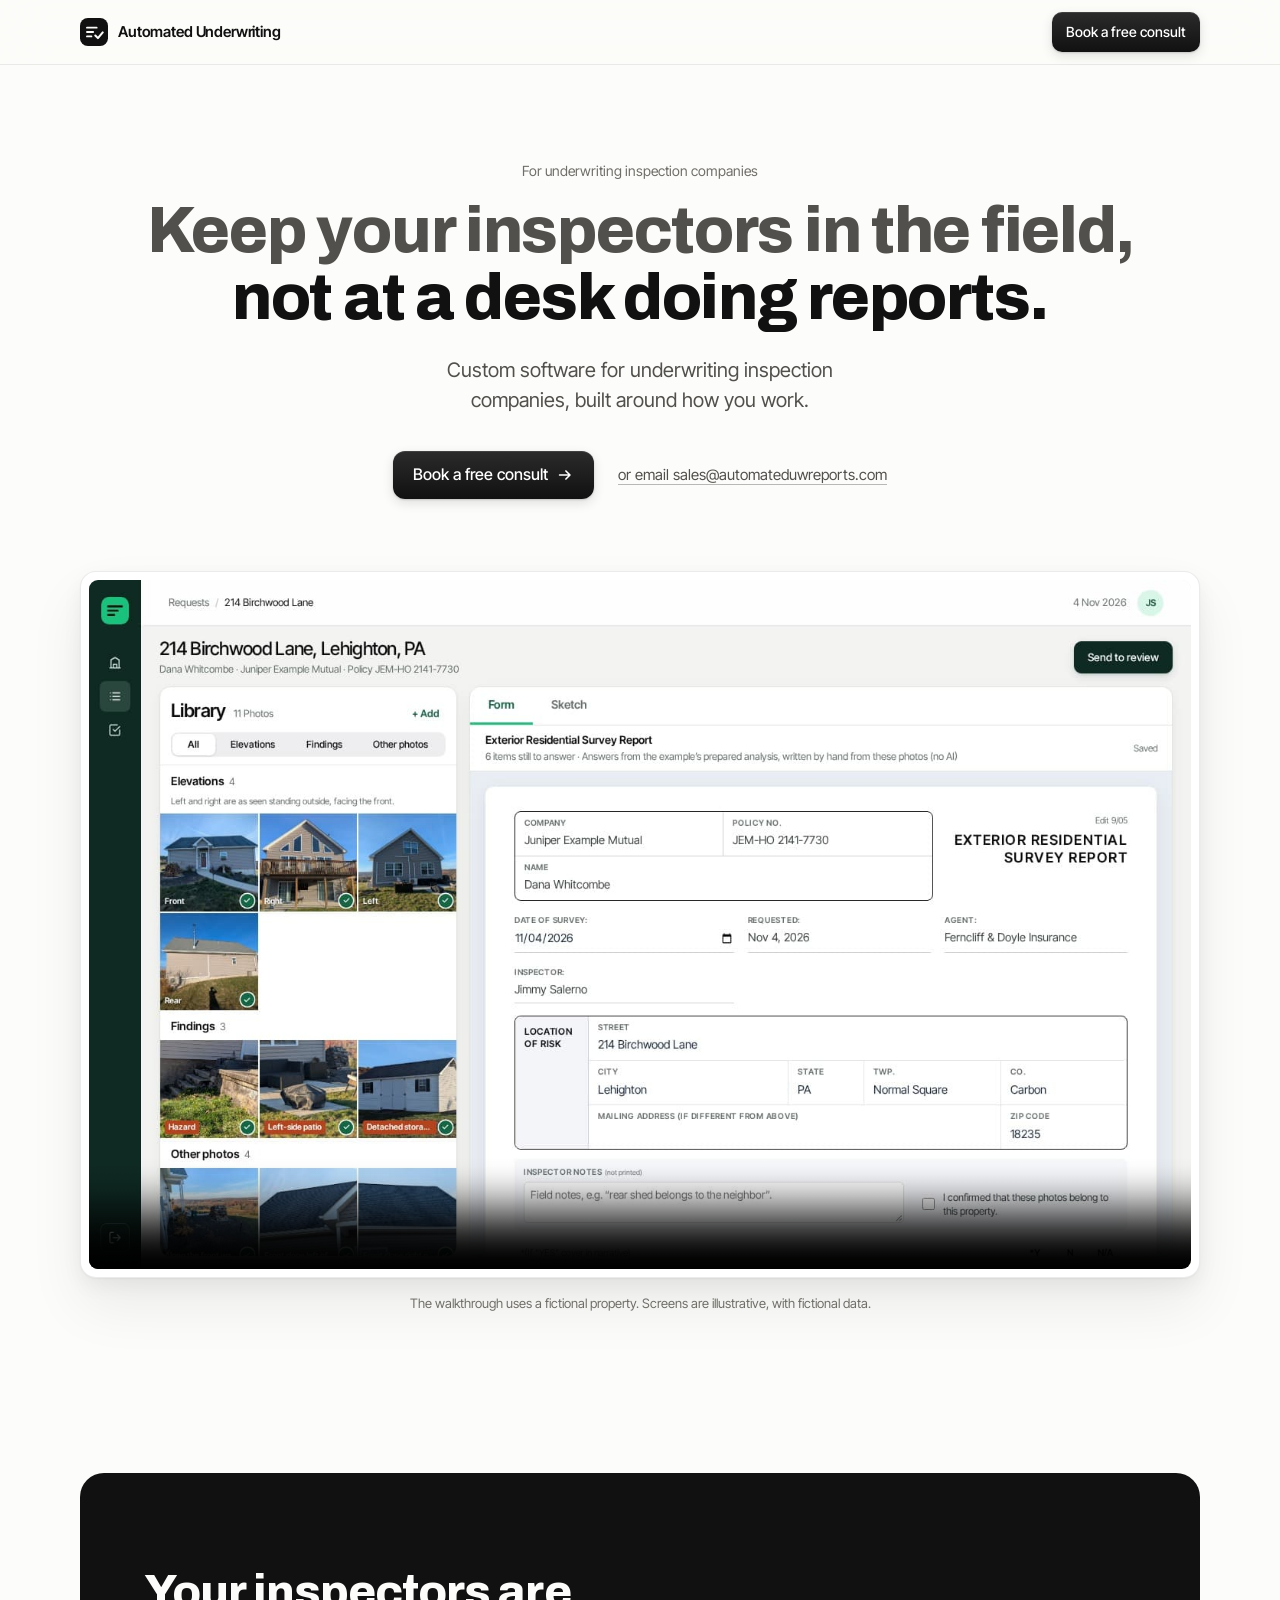
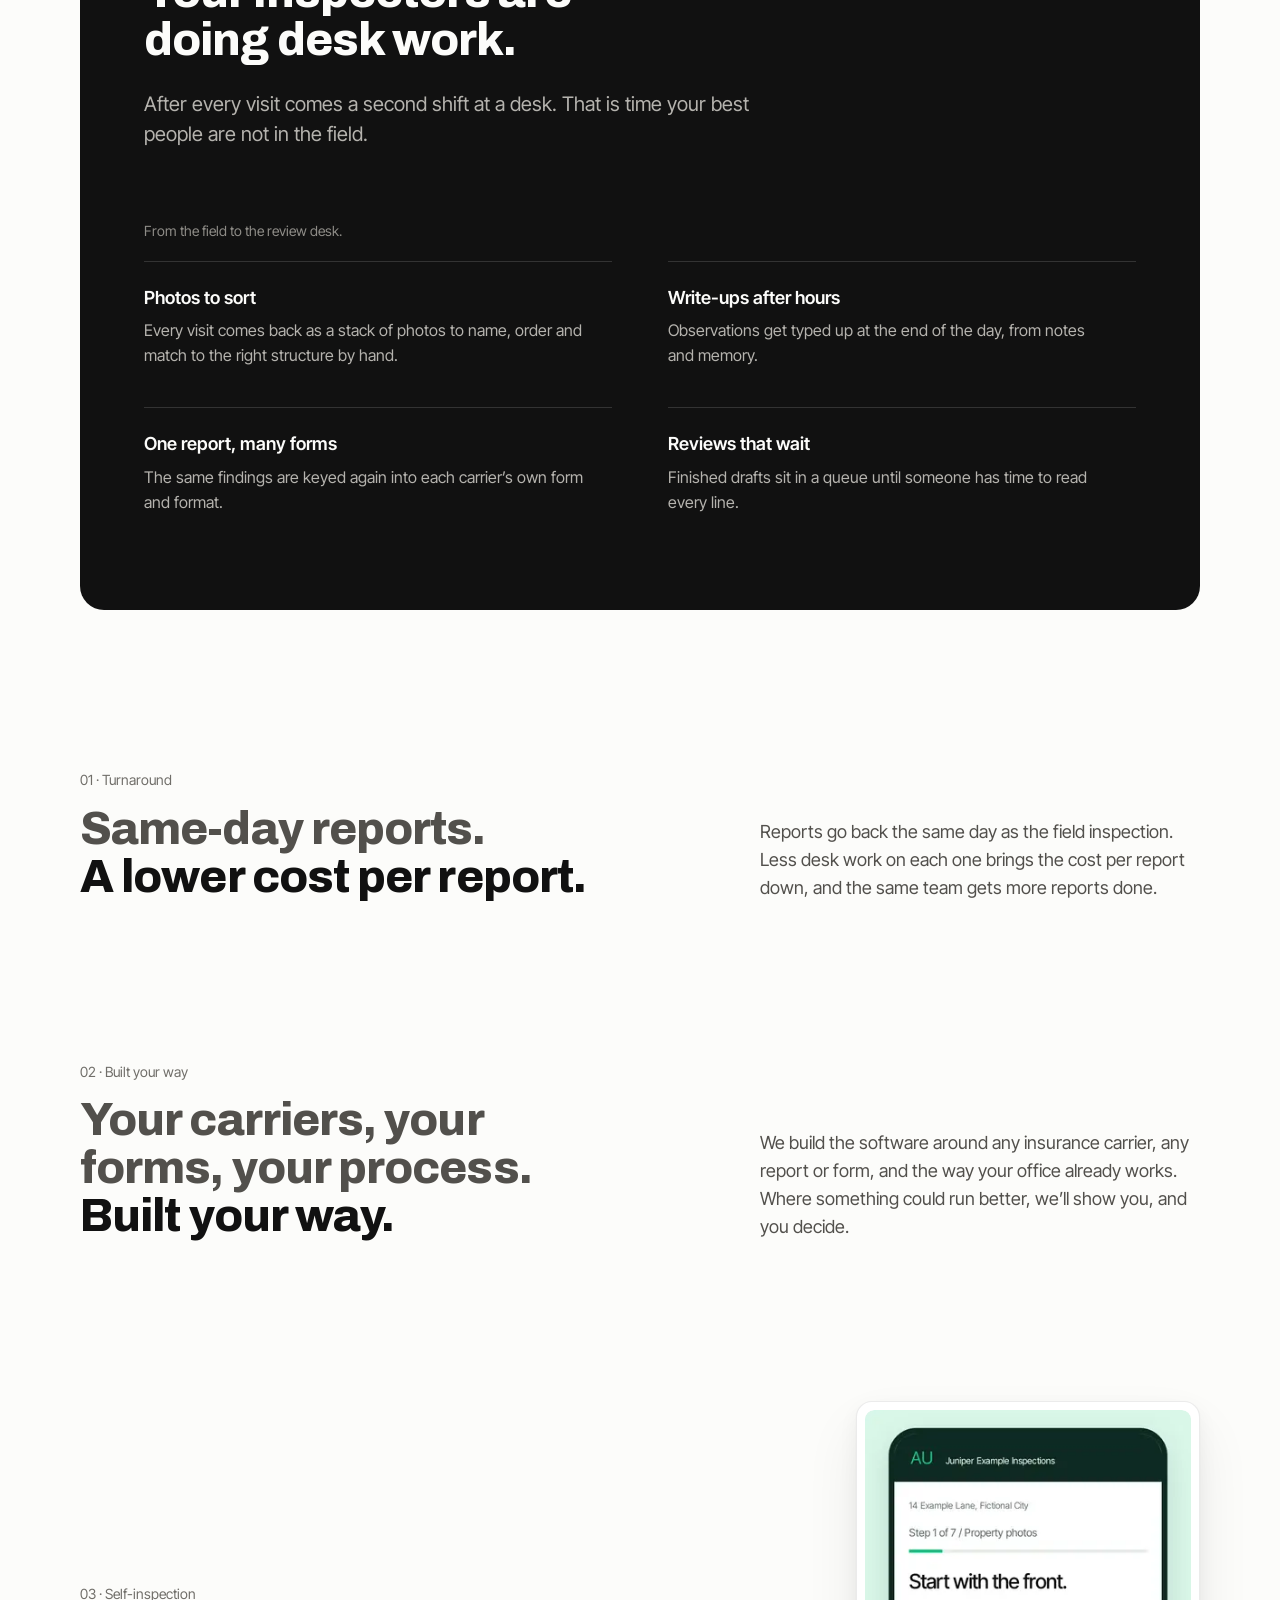
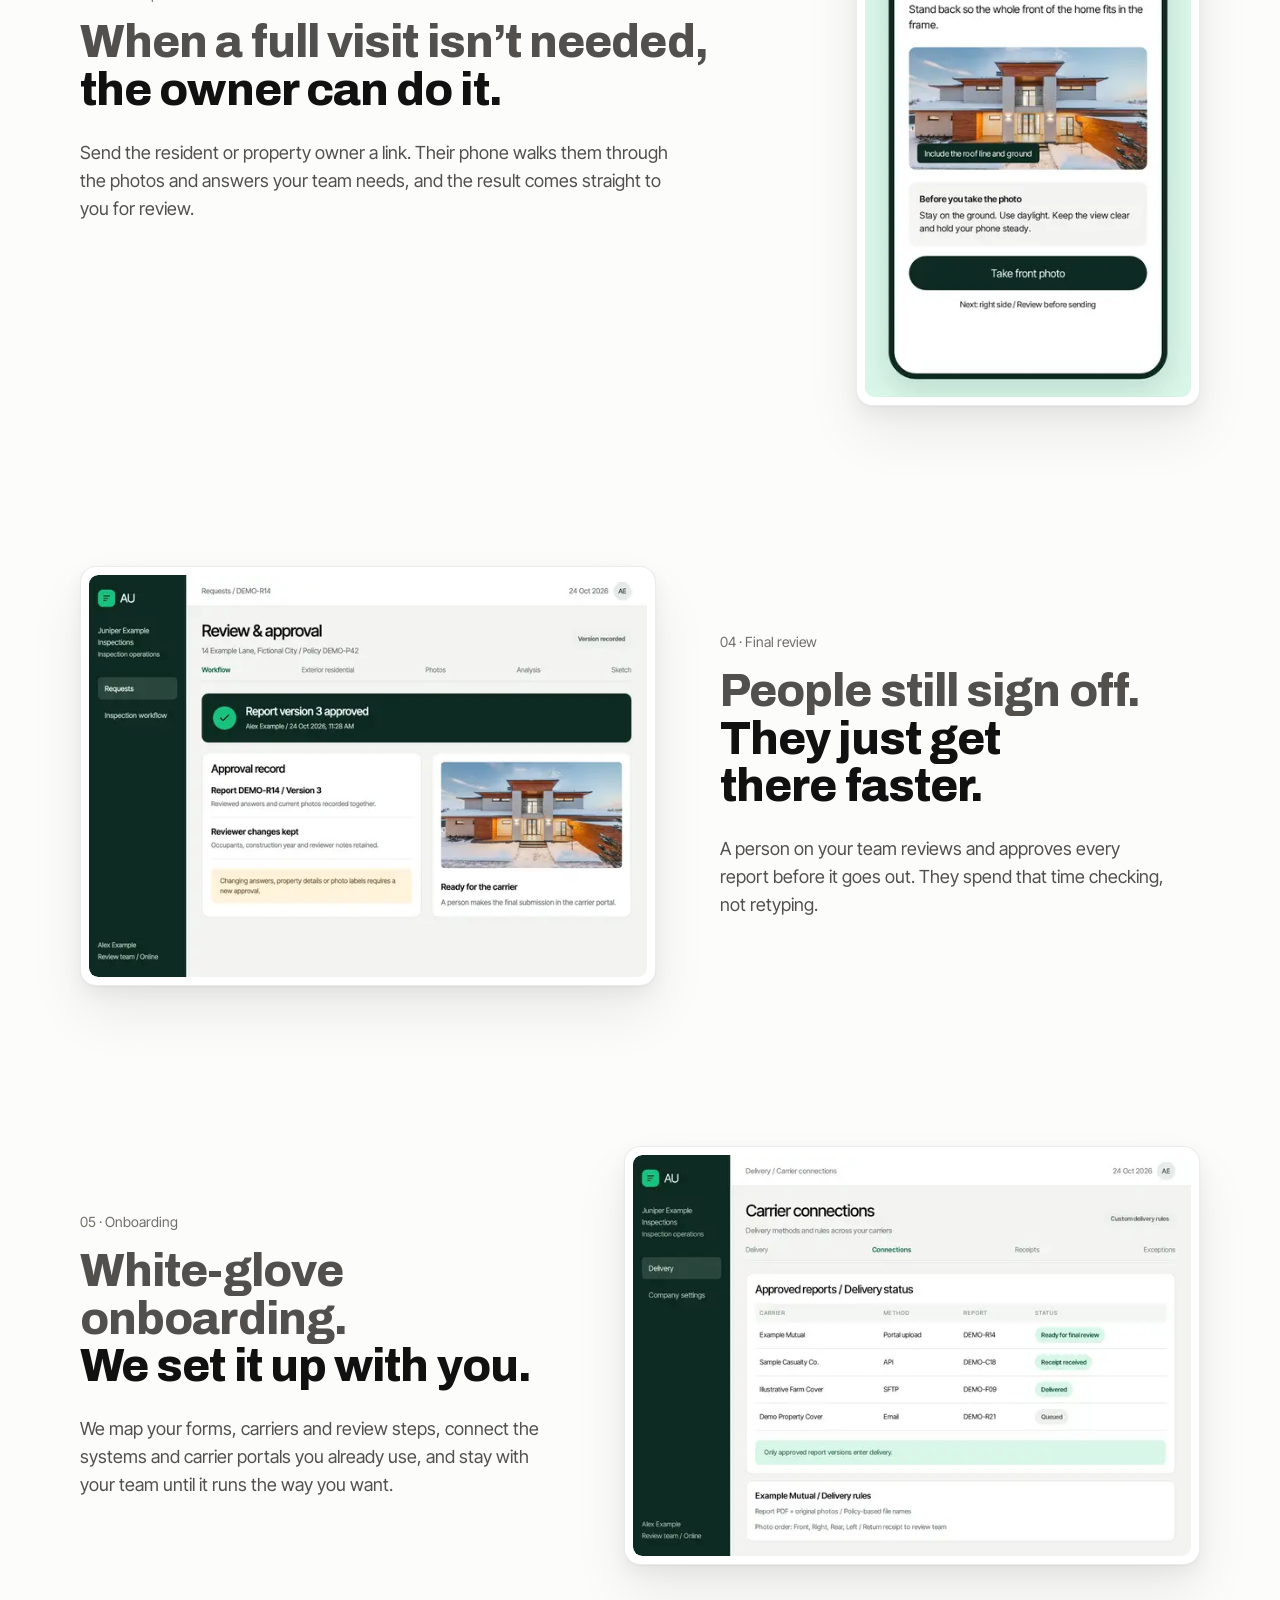
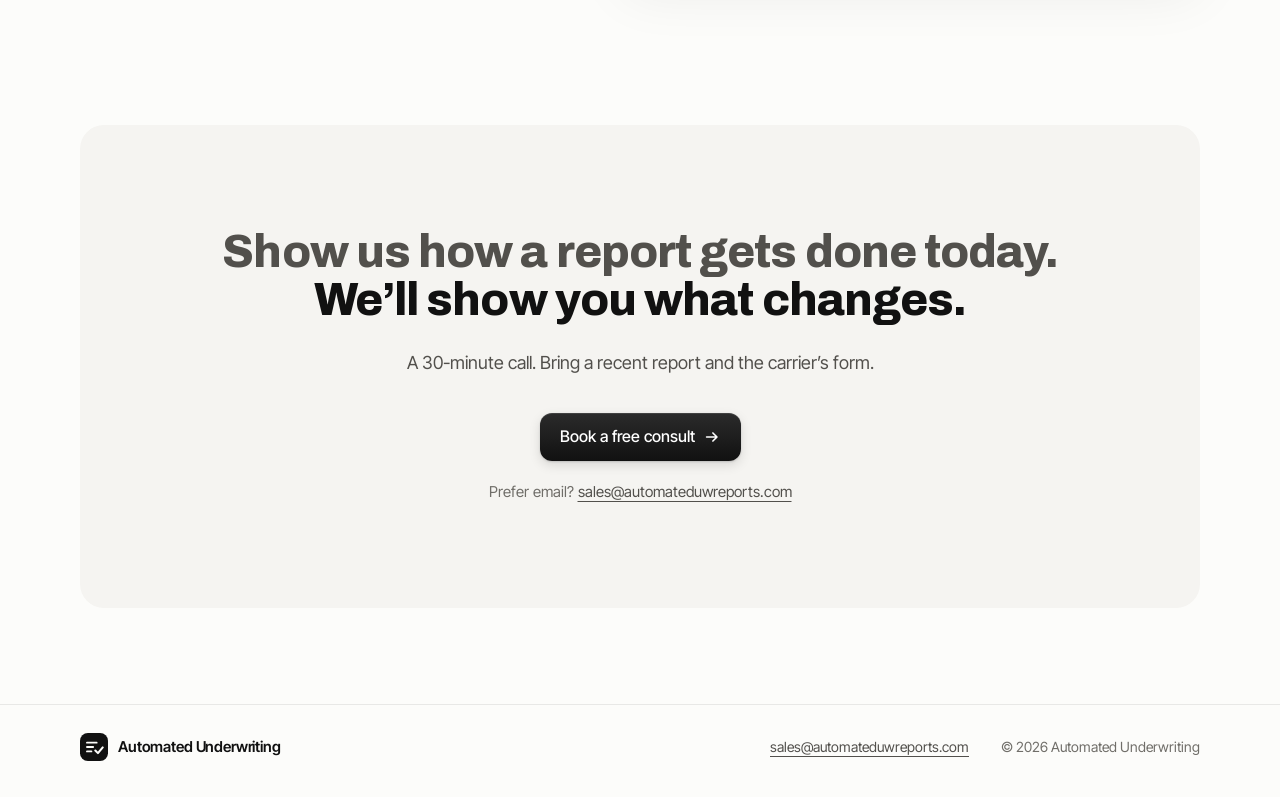
<file: index.html>
<!doctype html>
<html lang="en">
<head>
<meta charset="utf-8">
<meta name="viewport" content="width=device-width, initial-scale=1">
<title>Automated Underwriting | Custom software for underwriting inspection companies</title>
<meta name="description" content="Custom software for underwriting inspection companies. Keep inspectors in the field, get reports back the same day, and approve every one before it goes out.">
<meta property="og:title" content="Automated Underwriting | Custom software for underwriting inspection companies">
<meta property="og:description" content="Custom software for underwriting inspection companies. Keep inspectors in the field, get reports back the same day, and approve every one before it goes out.">
<meta property="og:type" content="website">
<meta property="og:url" content="https://automateduwreports.com/">
<meta name="theme-color" content="#FCFCFA">
<link rel="canonical" href="https://automateduwreports.com/">
<link rel="icon" href="favicon.svg" type="image/svg+xml">
<link rel="preload" href="assets/fonts/archivo-800-latin.woff2" as="font" type="font/woff2" crossorigin>
<link rel="preload" href="assets/fonts/inter-tight-latin.woff2" as="font" type="font/woff2" crossorigin>
<link rel="preload" href="assets/demo/walkthrough-poster.jpg" as="image" fetchpriority="high">
<style>@font-face{font-family:"Inter Tight";font-style:normal;font-weight:400 600;font-display:swap;src:url("assets/fonts/inter-tight-latin.woff2") format("woff2")}@font-face{font-family:"Archivo";font-style:normal;font-weight:800;font-display:swap;src:url("assets/fonts/archivo-800-latin.woff2") format("woff2")}:root{--aur-page:#FCFCFA;--aur-card:#FFFFFF;--aur-panel:#F5F4F1;--aur-ink:#111111;--aur-ink-2:#2B2B2B;--aur-text:#52504C;--aur-muted:#706E69;--aur-line:rgba(0,0,0,.08);--aur-on-ink:#FCFCFA;--aur-on-ink-text:#B5B3AE;--aur-on-ink-muted:#8E8C87;--aur-on-ink-line:rgba(255,255,255,.14);--aur-display:"Archivo","Helvetica Neue",Arial,sans-serif;--aur-font:"Inter Tight","Helvetica Neue",Arial,sans-serif;--aur-t-hero:clamp(2.5rem,3.4vw + 1.4rem,4rem);--aur-t-heading:clamp(2rem,2vw + 1.25rem,3rem);--aur-t-lead:clamp(1.125rem,.5vw + 1rem,1.25rem);--aur-t-small:.875rem;--aur-max:1120px;--aur-gutter:32px;--aur-section:160px;--aur-header:64px;--aur-r-small:10px;--aur-r-button:12px;--aur-r-card:16px;--aur-r-panel:24px;--aur-shadow-card:0 1px 2px rgba(17,17,17,.04),0 8px 20px rgba(17,17,17,.05),0 28px 56px rgba(17,17,17,.07);--aur-shadow-button:0 1px 2px rgba(17,17,17,.16),0 4px 12px rgba(17,17,17,.12),inset 0 1px 0 rgba(255,255,255,.1);--aur-focus:0 0 0 2px var(--aur-page),0 0 0 4px var(--aur-ink);}@media (max-width:767px){:root{--aur-gutter:24px;--aur-section:96px;--aur-header:60px;}}*,*::before,*::after{box-sizing:border-box;}html{-webkit-text-size-adjust:100%;scroll-padding-top:calc(var(--aur-header) + 16px);}body{margin:0;font-family:var(--aur-font);font-size:1rem;line-height:1.5;color:var(--aur-ink);background:var(--aur-page);-webkit-font-smoothing:antialiased;}img,svg{display:block;max-width:100%;}h1,h2,h3,p,ol,figure{margin:0;}a{color:inherit;}:focus-visible{outline:none;box-shadow:var(--aur-focus);border-radius:6px;}.wrap{width:100%;max-width:calc(var(--aur-max) + 2 * var(--aur-gutter));margin:0 auto;padding:0 var(--aur-gutter);}.skip{position:absolute;left:16px;top:-64px;z-index:100;padding:10px 16px;background:var(--aur-ink);color:#FFFFFF;border-radius:var(--aur-r-small);text-decoration:none;}.skip:focus{top:12px;}h1,h2{font-family:var(--aur-display);font-weight:800;line-height:1.05;letter-spacing:-.02em;color:var(--aur-ink);text-wrap:balance;}h1{font-size:var(--aur-t-hero);}h2{font-size:var(--aur-t-heading);}.headline{color:var(--aur-text);}.headline strong{display:block;color:var(--aur-ink);font-weight:inherit;}.eyebrow{font-family:var(--aur-font);font-size:var(--aur-t-small);font-weight:400;line-height:1.4;letter-spacing:0;color:var(--aur-muted);}.lead{font-size:var(--aur-t-lead);line-height:1.5;color:var(--aur-text);text-wrap:pretty;}.btn{display:inline-flex;align-items:center;justify-content:center;gap:8px;min-height:48px;padding:0 20px;border-radius:var(--aur-r-button);background:linear-gradient(180deg,var(--aur-ink-2),var(--aur-ink));color:#FFFFFF;font-size:1rem;font-weight:500;line-height:1.2;text-decoration:none;white-space:nowrap;box-shadow:var(--aur-shadow-button);transition:transform .2s ease,box-shadow .2s ease;}.btn:hover{transform:translateY(-1px);box-shadow:0 2px 4px rgba(17,17,17,.18),0 8px 20px rgba(17,17,17,.16),inset 0 1px 0 rgba(255,255,255,.1);}.btn:focus-visible{box-shadow:var(--aur-focus);border-radius:var(--aur-r-button);}.btn-arrow{width:18px;height:18px;transition:transform .2s ease;}.btn:hover .btn-arrow{transform:translateX(2px);}.btn-small{min-height:40px;padding:0 14px;border-radius:var(--aur-r-small);font-size:.875rem;}.site-header{position:sticky;top:0;z-index:50;background:rgba(252,252,250,.84);-webkit-backdrop-filter:saturate(1.8) blur(20px);backdrop-filter:saturate(1.8) blur(20px);border-bottom:1px solid var(--aur-line);}.site-header .wrap{display:flex;align-items:center;justify-content:space-between;gap:16px;height:var(--aur-header);}.brand{display:inline-flex;align-items:center;gap:10px;text-decoration:none;font-size:.9375rem;font-weight:600;line-height:1.15;letter-spacing:-.01em;color:var(--aur-ink);}.mark{width:28px;height:28px;flex:none;}.top{padding-top:96px;text-align:center;}.top .headline{max-width:17em;margin:16px auto 0;}.top .lead{max-width:34em;margin:24px auto 0;text-wrap:balance;}.actions{display:flex;flex-wrap:wrap;align-items:center;justify-content:center;gap:12px 24px;margin-top:36px;}.quiet-link{font-size:.9375rem;color:var(--aur-text);text-decoration-color:rgba(82,80,76,.4);text-underline-offset:4px;}.quiet-link:hover{color:var(--aur-ink);text-decoration-color:currentColor;}.frame{padding:8px;background:var(--aur-card);border:1px solid var(--aur-line);border-radius:var(--aur-r-card);box-shadow:var(--aur-shadow-card);}.frame-top{margin:72px auto 0;}.product-screen,.product-screen img{display:block;width:100%;height:auto;border-radius:9px;}.product-screen{overflow:hidden;}.demo-video{display:block;width:100%;height:auto;aspect-ratio:1440 / 900;border-radius:9px;background:var(--aur-panel);object-fit:contain;}.note{margin-top:16px;font-size:.8125rem;color:var(--aur-muted);}@media (max-width:767px){.top{padding-top:56px;}.frame{padding:5px;border-radius:12px;}.product-screen,.product-screen img,.demo-video{border-radius:7px;}.frame-top{margin-top:48px;}.actions{flex-direction:column;gap:16px;margin-top:32px;}}@media (max-width:480px){.site-header .brand span{width:min-content;}}@media (max-width:359px){.site-header .brand span{display:none;}}@media (prefers-reduced-motion:reduce){*,*::before,*::after{transition:none !important;}.btn:hover,.btn:hover .btn-arrow{transform:none;}}</style>
<link rel="stylesheet" href="styles.min.css" media="print" onload="this.media='all'">
<noscript><link rel="stylesheet" href="styles.min.css"></noscript>
</head>
<body>
<a class="skip" href="#main">Skip to content</a>
<header class="site-header">
  <div class="wrap">
    <a class="brand" href="/" aria-label="Automated Underwriting, home"><svg class="mark" viewBox="0 0 32 32" aria-hidden="true"><rect width="32" height="32" rx="9" fill="#111111"/><path d="M8 11h11M8 16h7M8 21h5" stroke="#FCFCFA" stroke-width="2.2" stroke-linecap="round"/><path d="m17.5 20 3 3 5.5-6.5" fill="none" stroke="#FCFCFA" stroke-width="2.4" stroke-linecap="round" stroke-linejoin="round"/></svg><span>Automated Underwriting</span></a>
    <a class="btn btn-small" data-primary-cta href="/book/">Book a free consult</a>
  </div>
</header>
<main id="main">
<section class="top" aria-labelledby="top-title"><div class="wrap">
  <p class="eyebrow">For underwriting inspection companies</p>
  <h1 id="top-title" class="headline">Keep your inspectors in the field, <strong>not at a desk doing reports.</strong></h1>
  <p class="lead">Custom software for underwriting inspection companies, built around how you work.</p>
  <div class="actions"><a class="btn" data-primary-cta href="/book/">Book a free consult<svg class="btn-arrow" viewBox="0 0 20 20" aria-hidden="true"><path d="M4 10h11m-4-4.5L15.5 10 11 14.5" fill="none" stroke="currentColor" stroke-width="1.8" stroke-linecap="round" stroke-linejoin="round"/></svg></a><a class="quiet-link" href="mailto:sales@automateduwreports.com">or email sales@automateduwreports.com</a></div>
  <figure class="frame frame-top"><video class="demo-video" src="assets/demo/walkthrough.mp4" poster="assets/demo/walkthrough-poster.jpg" width="1440" height="900" controls muted playsinline preload="none" aria-label="A walkthrough of the inspection app: the carrier’s request, the photos, the form, the sketch, review and approval, and the PDF report."></video></figure>
  <p class="note">The walkthrough uses a fictional property. Screens are illustrative, with fictional data.</p>
</div></section>

<section class="block" aria-labelledby="desk-title"><div class="wrap"><div class="panel-dark">
  <h2 id="desk-title">Your inspectors are doing desk work.</h2>
  <p class="lead">After every visit comes a second shift at a desk. That is time your best people are not in the field.</p>
  <h3 class="desk-sub">From the field to the review desk.</h3>
  <ul class="desk-list">
    <li><h4>Photos to sort</h4><p>Every visit comes back as a stack of photos to name, order and match to the right structure by hand.</p></li>
    <li><h4>Write-ups after hours</h4><p>Observations get typed up at the end of the day, from notes and memory.</p></li>
    <li><h4>One report, many forms</h4><p>The same findings are keyed again into each carrier’s own form and format.</p></li>
    <li><h4>Reviews that wait</h4><p>Finished drafts sit in a queue until someone has time to read every line.</p></li>
  </ul>
</div></div></section>

<section class="block" aria-labelledby="turnaround-title"><div class="wrap statement">
  <p class="eyebrow"><span aria-hidden="true">01 · </span>Turnaround</p>
  <h2 id="turnaround-title" class="headline">Same-day reports. <strong>A lower cost per report.</strong></h2>
  <p class="body">Reports go back the same day as the field inspection. Less desk work on each one brings the cost per report down, and the same team gets more reports done.</p>
</div></section>

<section class="block" aria-labelledby="your-way-title"><div class="wrap statement">
  <p class="eyebrow"><span aria-hidden="true">02 · </span>Built your way</p>
  <h2 id="your-way-title" class="headline">Your carriers, your forms, your process. <strong>Built your way.</strong></h2>
  <p class="body">We build the software around any insurance carrier, any report or form, and the way your office already works. Where something could run better, we’ll show you, and you decide.</p>
</div></section>

<section class="block" aria-labelledby="self-inspection-title"><div class="wrap feature feature-phone">
  <div class="feature-text">
    <p class="eyebrow"><span aria-hidden="true">03 · </span>Self-inspection</p>
    <h2 id="self-inspection-title" class="headline">When a full visit isn’t needed, <strong>the owner can do it.</strong></h2>
    <p class="body">Send the resident or property owner a link. Their phone walks them through the photos and answers your team needs, and the result comes straight to you for review.</p>
  </div>
  <figure class="frame frame-phone"><picture class="product-screen"><source type="image/webp" srcset="assets/self-inspection-360.webp 360w, assets/self-inspection-640.webp 640w, assets/self-inspection-800.webp 800w" sizes="(max-width: 391px) calc(100vw - 60px), (max-width: 767px) 332px, 326px"><img src="assets/self-inspection-640.png" srcset="assets/self-inspection-360.png 360w, assets/self-inspection-640.png 640w, assets/self-inspection-800.png 800w" sizes="(max-width: 391px) calc(100vw - 60px), (max-width: 767px) 332px, 326px" alt="A guided self-inspection on a resident’s phone, asking for a photo of the front of the home, with tips for taking it." width="400" height="720" loading="lazy" decoding="async"></picture></figure>
</div></section>

<section class="block" aria-labelledby="final-review-title"><div class="wrap feature feature-flip">
  <div class="feature-text">
    <p class="eyebrow"><span aria-hidden="true">04 · </span>Final review</p>
    <h2 id="final-review-title" class="headline">People still sign off. <strong>They just get there faster.</strong></h2>
    <p class="body">A person on your team reviews and approves every report before it goes out. They spend that time checking, not retyping.</p>
  </div>
  <figure class="frame"><picture class="product-screen"><source type="image/webp" srcset="assets/approval-360.webp 360w, assets/approval-640.webp 640w, assets/approval-800.webp 800w, assets/approval-1200.webp 1200w, assets/approval-1600.webp 1600w, assets/approval-2000.webp 2000w" sizes="(max-width: 767px) calc(100vw - 60px), (max-width: 1023px) calc(100vw - 82px), (max-width: 1183px) calc(54.55vw - 88px), 558px"><img src="assets/approval-640.png" srcset="assets/approval-360.png 360w, assets/approval-640.png 640w, assets/approval-800.png 800w, assets/approval-1200.png 1200w, assets/approval-1600.png 1600w, assets/approval-2000.png 2000w" sizes="(max-width: 767px) calc(100vw - 60px), (max-width: 1023px) calc(100vw - 82px), (max-width: 1183px) calc(54.55vw - 88px), 558px" alt="The review and approval screen for one inspection report: a reviewer’s recorded approval, the approval record and a photo of the house." width="1000" height="720" loading="lazy" decoding="async"></picture></figure>
</div></section>

<section class="block" aria-labelledby="onboarding-title"><div class="wrap feature">
  <div class="feature-text">
    <p class="eyebrow"><span aria-hidden="true">05 · </span>Onboarding</p>
    <h2 id="onboarding-title" class="headline">White-glove onboarding. <strong>We set it up with you.</strong></h2>
    <p class="body">We map your forms, carriers and review steps, connect the systems and carrier portals you already use, and stay with your team until it runs the way you want.</p>
  </div>
  <figure class="frame"><picture class="product-screen"><source type="image/webp" srcset="assets/integrations-360.webp 360w, assets/integrations-640.webp 640w, assets/integrations-800.webp 800w, assets/integrations-1200.webp 1200w, assets/integrations-1600.webp 1600w, assets/integrations-2000.webp 2000w" sizes="(max-width: 767px) calc(100vw - 60px), (max-width: 1023px) calc(100vw - 82px), (max-width: 1183px) calc(54.55vw - 88px), 558px"><img src="assets/integrations-640.png" srcset="assets/integrations-360.png 360w, assets/integrations-640.png 640w, assets/integrations-800.png 800w, assets/integrations-1200.png 1200w, assets/integrations-1600.png 1600w, assets/integrations-2000.png 2000w" sizes="(max-width: 767px) calc(100vw - 60px), (max-width: 1023px) calc(100vw - 82px), (max-width: 1183px) calc(54.55vw - 88px), 558px" alt="Carrier connections: how each carrier receives approved reports, by portal upload, API, SFTP or email, with each report’s delivery status." width="1000" height="720" loading="lazy" decoding="async"></picture></figure>
</div></section>

<section class="block close" aria-labelledby="close-title"><div class="wrap"><div class="panel">
  <h2 id="close-title" class="headline">Show us how a report gets done today. <strong>We’ll show you what changes.</strong></h2>
  <p class="body">A 30-minute call. Bring a recent report and the carrier’s form.</p>
  <a class="btn" data-primary-cta href="/book/">Book a free consult<svg class="btn-arrow" viewBox="0 0 20 20" aria-hidden="true"><path d="M4 10h11m-4-4.5L15.5 10 11 14.5" fill="none" stroke="currentColor" stroke-width="1.8" stroke-linecap="round" stroke-linejoin="round"/></svg></a>
  <p class="quiet-line">Prefer email? <a href="mailto:sales@automateduwreports.com">sales@automateduwreports.com</a></p>
</div></div></section>
</main>
<footer class="site-footer">
  <div class="wrap foot">
    <a class="brand" href="/" aria-label="Automated Underwriting, home"><svg class="mark" viewBox="0 0 32 32" aria-hidden="true"><rect width="32" height="32" rx="9" fill="#111111"/><path d="M8 11h11M8 16h7M8 21h5" stroke="#FCFCFA" stroke-width="2.2" stroke-linecap="round"/><path d="m17.5 20 3 3 5.5-6.5" fill="none" stroke="#FCFCFA" stroke-width="2.4" stroke-linecap="round" stroke-linejoin="round"/></svg><span>Automated Underwriting</span></a>
    <a href="mailto:sales@automateduwreports.com">sales@automateduwreports.com</a>
    <p class="copyright">© 2026 Automated Underwriting</p>
  </div>
</footer>
</body>
</html>
</file>
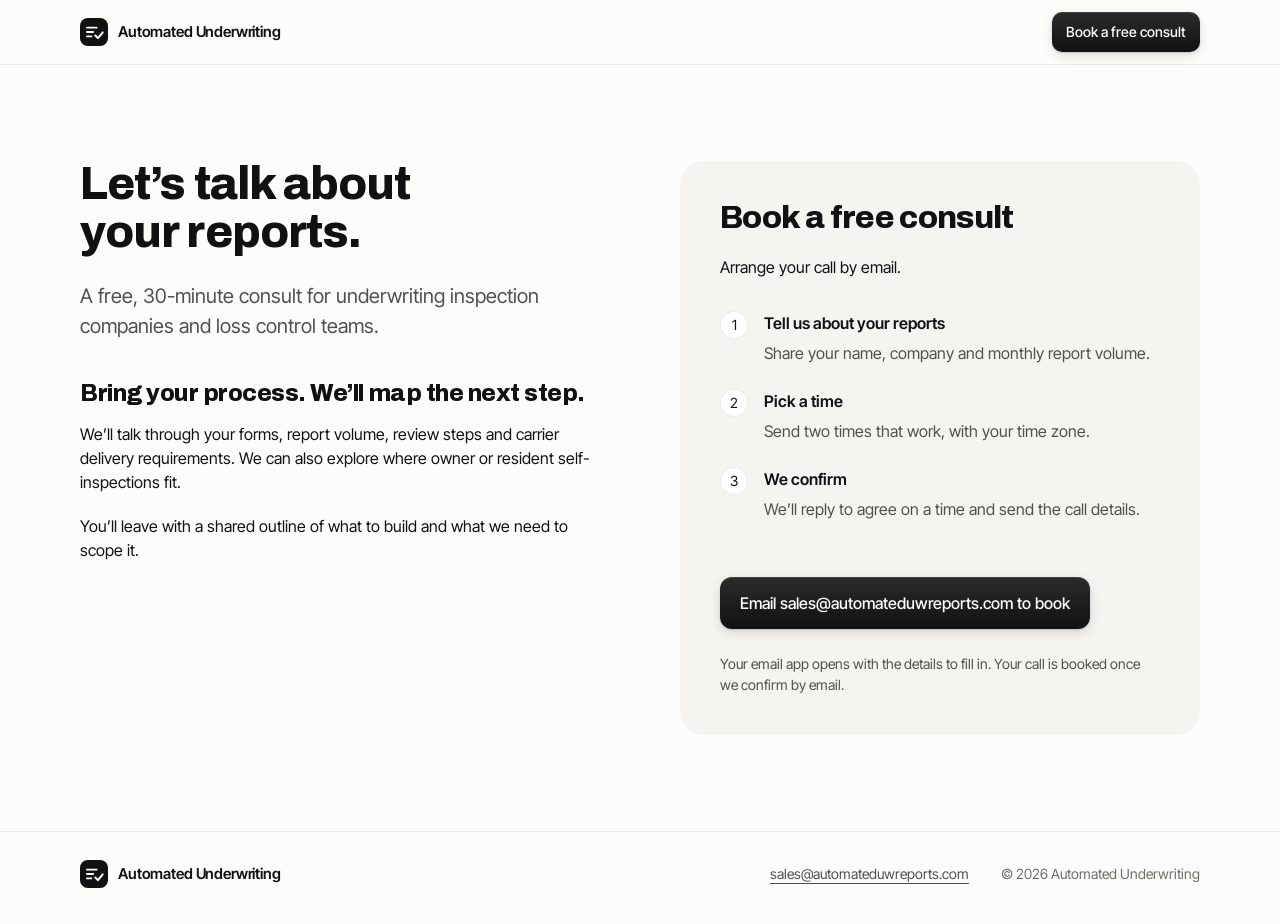
<file: book/index.html>
<!doctype html>
<html lang="en">
<head>
<meta charset="utf-8">
<meta name="viewport" content="width=device-width, initial-scale=1">
<title>Book a free consult | Automated Underwriting</title>
<meta name="description" content="A 30-minute conversation about your inspection reports, carrier requirements and review process.">
<meta property="og:title" content="Book a free consult | Automated Underwriting">
<meta property="og:description" content="A 30-minute conversation about your inspection reports, carrier requirements and review process.">
<meta property="og:type" content="website">
<meta property="og:url" content="https://automateduwreports.com/book/">
<meta name="theme-color" content="#FCFCFA">
<link rel="canonical" href="https://automateduwreports.com/book/">
<link rel="icon" href="/favicon.svg" type="image/svg+xml">
<link rel="preload" href="/assets/fonts/archivo-800-latin.woff2" as="font" type="font/woff2" crossorigin>
<link rel="preload" href="/assets/fonts/inter-tight-latin.woff2" as="font" type="font/woff2" crossorigin>
<style>@font-face{font-family:"Inter Tight";font-style:normal;font-weight:400 600;font-display:swap;src:url("/assets/fonts/inter-tight-latin.woff2") format("woff2")}@font-face{font-family:"Archivo";font-style:normal;font-weight:800;font-display:swap;src:url("/assets/fonts/archivo-800-latin.woff2") format("woff2")}:root{--aur-page:#FCFCFA;--aur-card:#FFFFFF;--aur-panel:#F5F4F1;--aur-ink:#111111;--aur-ink-2:#2B2B2B;--aur-text:#52504C;--aur-muted:#706E69;--aur-line:rgba(0,0,0,.08);--aur-on-ink:#FCFCFA;--aur-on-ink-text:#B5B3AE;--aur-on-ink-muted:#8E8C87;--aur-on-ink-line:rgba(255,255,255,.14);--aur-display:"Archivo","Helvetica Neue",Arial,sans-serif;--aur-font:"Inter Tight","Helvetica Neue",Arial,sans-serif;--aur-t-hero:clamp(2.5rem,3.4vw + 1.4rem,4rem);--aur-t-heading:clamp(2rem,2vw + 1.25rem,3rem);--aur-t-lead:clamp(1.125rem,.5vw + 1rem,1.25rem);--aur-t-small:.875rem;--aur-max:1120px;--aur-gutter:32px;--aur-section:160px;--aur-header:64px;--aur-r-small:10px;--aur-r-button:12px;--aur-r-card:16px;--aur-r-panel:24px;--aur-shadow-card:0 1px 2px rgba(17,17,17,.04),0 8px 20px rgba(17,17,17,.05),0 28px 56px rgba(17,17,17,.07);--aur-shadow-button:0 1px 2px rgba(17,17,17,.16),0 4px 12px rgba(17,17,17,.12),inset 0 1px 0 rgba(255,255,255,.1);--aur-focus:0 0 0 2px var(--aur-page),0 0 0 4px var(--aur-ink);}@media (max-width:767px){:root{--aur-gutter:24px;--aur-section:96px;--aur-header:60px;}}*,*::before,*::after{box-sizing:border-box;}html{-webkit-text-size-adjust:100%;scroll-padding-top:calc(var(--aur-header) + 16px);}body{margin:0;font-family:var(--aur-font);font-size:1rem;line-height:1.5;color:var(--aur-ink);background:var(--aur-page);-webkit-font-smoothing:antialiased;}img,svg{display:block;max-width:100%;}h1,h2,h3,p,ol,figure{margin:0;}a{color:inherit;}:focus-visible{outline:none;box-shadow:var(--aur-focus);border-radius:6px;}.wrap{width:100%;max-width:calc(var(--aur-max) + 2 * var(--aur-gutter));margin:0 auto;padding:0 var(--aur-gutter);}.skip{position:absolute;left:16px;top:-64px;z-index:100;padding:10px 16px;background:var(--aur-ink);color:#FFFFFF;border-radius:var(--aur-r-small);text-decoration:none;}.skip:focus{top:12px;}h1,h2{font-family:var(--aur-display);font-weight:800;line-height:1.05;letter-spacing:-.02em;color:var(--aur-ink);text-wrap:balance;}h1{font-size:var(--aur-t-hero);}h2{font-size:var(--aur-t-heading);}.headline{color:var(--aur-text);}.headline strong{display:block;color:var(--aur-ink);font-weight:inherit;}.eyebrow{font-family:var(--aur-font);font-size:var(--aur-t-small);font-weight:400;line-height:1.4;letter-spacing:0;color:var(--aur-muted);}.lead{font-size:var(--aur-t-lead);line-height:1.5;color:var(--aur-text);text-wrap:pretty;}.btn{display:inline-flex;align-items:center;justify-content:center;gap:8px;min-height:48px;padding:0 20px;border-radius:var(--aur-r-button);background:linear-gradient(180deg,var(--aur-ink-2),var(--aur-ink));color:#FFFFFF;font-size:1rem;font-weight:500;line-height:1.2;text-decoration:none;white-space:nowrap;box-shadow:var(--aur-shadow-button);transition:transform .2s ease,box-shadow .2s ease;}.btn:hover{transform:translateY(-1px);box-shadow:0 2px 4px rgba(17,17,17,.18),0 8px 20px rgba(17,17,17,.16),inset 0 1px 0 rgba(255,255,255,.1);}.btn:focus-visible{box-shadow:var(--aur-focus);border-radius:var(--aur-r-button);}.btn-arrow{width:18px;height:18px;transition:transform .2s ease;}.btn:hover .btn-arrow{transform:translateX(2px);}.btn-small{min-height:40px;padding:0 14px;border-radius:var(--aur-r-small);font-size:.875rem;}.site-header{position:sticky;top:0;z-index:50;background:rgba(252,252,250,.84);-webkit-backdrop-filter:saturate(1.8) blur(20px);backdrop-filter:saturate(1.8) blur(20px);border-bottom:1px solid var(--aur-line);}.site-header .wrap{display:flex;align-items:center;justify-content:space-between;gap:16px;height:var(--aur-header);}.brand{display:inline-flex;align-items:center;gap:10px;text-decoration:none;font-size:.9375rem;font-weight:600;line-height:1.15;letter-spacing:-.01em;color:var(--aur-ink);}.mark{width:28px;height:28px;flex:none;}.top{padding-top:96px;text-align:center;}.top .headline{max-width:17em;margin:16px auto 0;}.top .lead{max-width:34em;margin:24px auto 0;text-wrap:balance;}.actions{display:flex;flex-wrap:wrap;align-items:center;justify-content:center;gap:12px 24px;margin-top:36px;}.quiet-link{font-size:.9375rem;color:var(--aur-text);text-decoration-color:rgba(82,80,76,.4);text-underline-offset:4px;}.quiet-link:hover{color:var(--aur-ink);text-decoration-color:currentColor;}.frame{padding:8px;background:var(--aur-card);border:1px solid var(--aur-line);border-radius:var(--aur-r-card);box-shadow:var(--aur-shadow-card);}.frame-top{margin:72px auto 0;}.product-screen,.product-screen img{display:block;width:100%;height:auto;border-radius:9px;}.product-screen{overflow:hidden;}.demo-video{display:block;width:100%;height:auto;aspect-ratio:1440 / 900;border-radius:9px;background:var(--aur-panel);object-fit:contain;}.note{margin-top:16px;font-size:.8125rem;color:var(--aur-muted);}@media (max-width:767px){.top{padding-top:56px;}.frame{padding:5px;border-radius:12px;}.product-screen,.product-screen img,.demo-video{border-radius:7px;}.frame-top{margin-top:48px;}.actions{flex-direction:column;gap:16px;margin-top:32px;}}@media (max-width:480px){.site-header .brand span{width:min-content;}}@media (max-width:359px){.site-header .brand span{display:none;}}@media (prefers-reduced-motion:reduce){*,*::before,*::after{transition:none !important;}.btn:hover,.btn:hover .btn-arrow{transform:none;}}.booking{padding-top:96px}.booking-layout{display:grid;grid-template-columns:1fr 1fr;gap:80px;align-items:start}.booking-intro h1{font-size:var(--aur-t-heading);margin-bottom:24px}.booking-intro h2{font-size:1.5rem;margin-top:40px;margin-bottom:16px}.booking-intro p+p{margin-top:20px}.booking-panel{background:var(--aur-panel);padding:40px;border-radius:var(--aur-r-panel);min-width:0}.booking-panel h2{font-size:2rem;margin-bottom:20px}.booking-steps{list-style:none;counter-reset:booking;padding:0;margin:32px 0}.booking-steps li{counter-increment:booking;position:relative;padding:0 0 24px 44px}.booking-steps li::before{content:counter(booking);position:absolute;left:0;top:0;width:28px;height:28px;border-radius:50%;background:var(--aur-card);border:1px solid var(--aur-line);line-height:26px;text-align:center;font-size:.875rem;color:var(--aur-ink)}.booking-steps strong,.booking-steps span{display:block}.booking-steps span{margin-top:6px;color:var(--aur-text)}.booking-email{display:inline-block;max-width:100%;overflow-wrap:anywhere;background:linear-gradient(180deg,var(--aur-ink-2),var(--aur-ink));color:white;padding:14px 20px;border-radius:var(--aur-r-button);box-shadow:var(--aur-shadow-button);font-weight:500;text-decoration:none}.booking-help{font-size:.875rem;margin-top:24px;color:var(--aur-text)}.booking-panel iframe{width:100%;border:0}.booking-help .booking-email{margin-top:12px}@media(max-width:1023px){.booking-layout{gap:32px}.booking-panel{padding:24px}}@media(max-width:767px){.booking-layout{grid-template-columns:1fr}.booking{padding-top:56px}.booking-panel{padding:24px;border-radius:20px}}.booking-calendar-layout{grid-template-columns:minmax(0,2fr) minmax(0,3fr);grid-template-rows:min-content 1fr;column-gap:48px;row-gap:0}.booking-calendar-layout .booking-intro{grid-column:1;grid-row:1}.booking-details{grid-column:1;grid-row:2;min-width:0;overflow-wrap:anywhere}.booking-details h2{font-size:1.5rem;margin:32px 0 16px}.booking-calendar{grid-column:2;grid-row:1 / 3;min-width:0}.booking-calendar>iframe{display:block;width:100%;height:700px;border:0;border-radius:16px}.booking-calendar .booking-help{overflow-wrap:anywhere}@media(max-width:767px){.booking-calendar-layout{grid-template-columns:minmax(0,1fr);grid-template-rows:auto;row-gap:32px}.booking-calendar-layout .booking-intro,.booking-details,.booking-calendar{grid-column:1;grid-row:auto}.booking-calendar{grid-row:2;margin-inline:-24px}.booking-calendar>iframe{height:760px;border-radius:0}.booking-calendar .booking-help{margin-inline:24px}.booking-details h2:first-child{margin-top:0}}#cal-booking{width:100%;min-height:700px;overflow:auto}#cal-booking>p{padding:24px;color:var(--aur-muted)}</style>
<link rel="stylesheet" href="/styles.min.css" media="print" onload="this.media='all'">
<noscript><link rel="stylesheet" href="/styles.min.css"></noscript>
</head>
<body>
<a class="skip" href="#main">Skip to content</a>
<header class="site-header">
  <div class="wrap">
    <a class="brand" href="/" aria-label="Automated Underwriting, home"><svg class="mark" viewBox="0 0 32 32" aria-hidden="true"><rect width="32" height="32" rx="9" fill="#111111"/><path d="M8 11h11M8 16h7M8 21h5" stroke="#FCFCFA" stroke-width="2.2" stroke-linecap="round"/><path d="m17.5 20 3 3 5.5-6.5" fill="none" stroke="#FCFCFA" stroke-width="2.4" stroke-linecap="round" stroke-linejoin="round"/></svg><span>Automated Underwriting</span></a>
    <a class="btn btn-small" data-primary-cta href="/book/">Book a free consult</a>
  </div>
</header>
<main id="main">
<section class="booking"><div class="wrap booking-layout">
      <div class="booking-intro"><h1>Let’s talk about your reports.</h1><p class="lead">A free, 30-minute consult for underwriting inspection companies and loss control teams.</p>
      <h2>Bring your process. We’ll map the next step.</h2><p>We’ll talk through your forms, report volume, review steps and carrier delivery requirements. We can also explore where owner or resident self-inspections fit.</p><p>You’ll leave with a shared outline of what to build and what we need to scope it.</p></div>
      <div class="booking-panel"><h2>Book a free consult</h2><p>Arrange your call by email.</p><ol class="booking-steps"><li><strong>Tell us about your reports</strong><span>Share your name, company and monthly report volume.</span></li><li><strong>Pick a time</strong><span>Send two times that work, with your time zone.</span></li><li><strong>We confirm</strong><span>We’ll reply to agree on a time and send the call details.</span></li></ol><a class="booking-email" href="mailto:sales@automateduwreports.com?subject=Book%20a%20free%20consult&amp;body=Hello%2C%20I%20would%20like%20to%20book%20a%2030-minute%20consult.%0A%0AName%3A%20%0ACompany%3A%20%0AReports%20per%20month%3A%20%0ATime%201%20(with%20time%20zone)%3A%20%0ATime%202%20(with%20time%20zone)%3A%20%0A%0AAbout%20our%20reports%3A%20">Email sales@automateduwreports.com to book</a><p class="booking-help">Your email app opens with the details to fill in. Your call is booked once we confirm by email.</p></div>
    </div></section>
</main>
<footer class="site-footer">
  <div class="wrap foot">
    <a class="brand" href="/" aria-label="Automated Underwriting, home"><svg class="mark" viewBox="0 0 32 32" aria-hidden="true"><rect width="32" height="32" rx="9" fill="#111111"/><path d="M8 11h11M8 16h7M8 21h5" stroke="#FCFCFA" stroke-width="2.2" stroke-linecap="round"/><path d="m17.5 20 3 3 5.5-6.5" fill="none" stroke="#FCFCFA" stroke-width="2.4" stroke-linecap="round" stroke-linejoin="round"/></svg><span>Automated Underwriting</span></a>
    <a href="mailto:sales@automateduwreports.com">sales@automateduwreports.com</a>
    <p class="copyright">© 2026 Automated Underwriting</p>
  </div>
</footer>
</body>
</html>
</file>
<file: styles.min.css>
.block{padding-top:var(--aur-section);}.panel-dark{padding:96px 64px;border-radius:var(--aur-r-panel);background:var(--aur-ink);}.panel-dark h2{max-width:14em;color:var(--aur-on-ink);}.panel-dark .lead{max-width:31em;margin-top:24px;color:var(--aur-on-ink-text);text-wrap:pretty;}.desk-sub{margin-top:72px;font-size:var(--aur-t-small);font-weight:400;line-height:1.4;color:var(--aur-on-ink-muted);}.desk-list{display:grid;grid-template-columns:repeat(2,minmax(0,1fr));gap:40px 56px;margin:20px 0 0;padding:0;list-style:none;}.desk-list li{padding-top:24px;border-top:1px solid var(--aur-on-ink-line);}.desk-list h4{margin:0;font-size:1.125rem;font-weight:600;line-height:1.35;color:var(--aur-on-ink);}.desk-list p{max-width:28em;margin-top:8px;line-height:1.55;color:var(--aur-on-ink-text);text-wrap:pretty;}.block .headline{max-width:14em;margin-top:16px;}.body{max-width:34em;margin-top:24px;font-size:1.125rem;line-height:1.55;color:var(--aur-text);text-wrap:pretty;}.feature{display:grid;grid-template-columns:minmax(0,5fr) minmax(0,6fr);gap:64px;align-items:center;}.feature-phone{grid-template-columns:minmax(0,1fr) 344px;gap:96px;}.frame-phone{width:100%;max-width:344px;}.feature-flip{grid-template-columns:minmax(0,6fr) minmax(0,5fr);}.feature-flip .frame{order:-1;}.statement{display:grid;grid-template-columns:minmax(0,7fr) minmax(0,5fr);grid-template-areas:"eyebrow ." "headline body";column-gap:64px;}.statement .eyebrow{grid-area:eyebrow;}.statement .headline{grid-area:headline;}.statement .body{grid-area:body;align-self:end;margin-top:0;}.close .panel{padding:104px 48px;border-radius:var(--aur-r-panel);background:var(--aur-panel);text-align:center;}.close .headline{max-width:20em;margin:0 auto;}.close .body{margin:24px auto 0;text-wrap:balance;}.close .btn{margin-top:36px;}.quiet-line{margin-top:20px;font-size:.9375rem;color:var(--aur-muted);}.quiet-line a{color:var(--aur-text);text-underline-offset:4px;}.quiet-line a:hover{color:var(--aur-ink);}.site-footer{margin-top:96px;border-top:1px solid var(--aur-line);}.foot{display:flex;flex-wrap:wrap;align-items:center;gap:12px 32px;padding-top:28px;padding-bottom:36px;font-size:.875rem;color:var(--aur-text);}.foot .brand{margin-right:auto;}.foot a[href^="mailto:"]{text-underline-offset:4px;}.foot a[href^="mailto:"]:hover{color:var(--aur-ink);}.copyright{color:var(--aur-muted);}@media (max-width:1023px){.feature,.feature-phone{grid-template-columns:minmax(0,1fr);gap:56px;}.feature-flip .frame{order:0;}.statement{display:block;}.statement .body{margin-top:24px;}}@media (max-width:767px){.panel-dark{padding:56px 24px;border-radius:20px;}.desk-sub{margin-top:48px;}.desk-list{grid-template-columns:minmax(0,1fr);gap:28px;}.desk-list li{padding-top:20px;}.body{font-size:1.0625rem;}.close .panel{padding:64px 20px;border-radius:20px;}.close .btn{margin-top:32px;}.site-footer{margin-top:72px;}.foot{flex-direction:column;align-items:flex-start;gap:12px;}}
</file>
